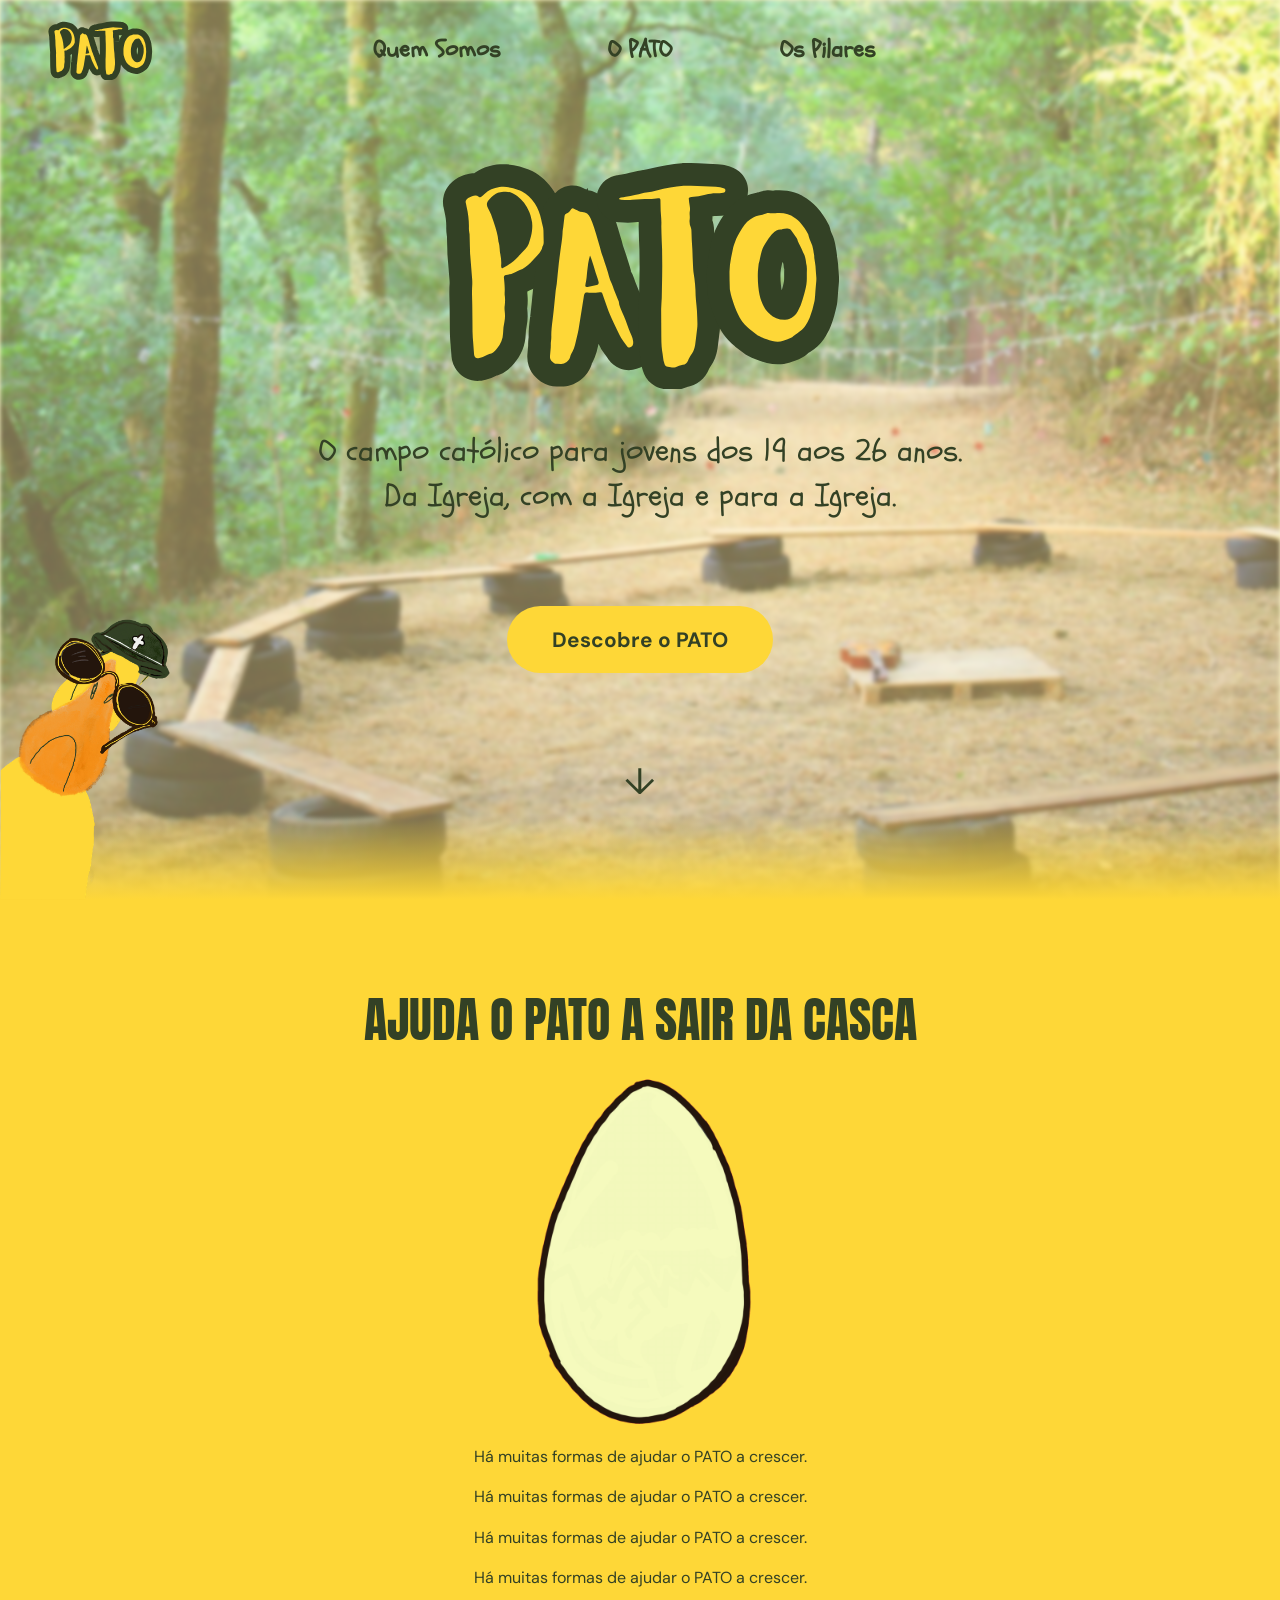
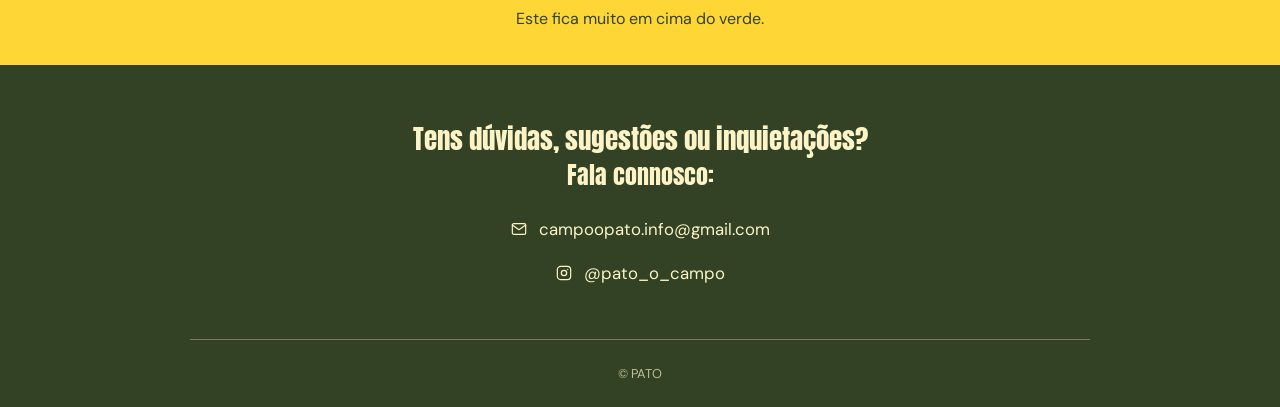
<file: v2/index.html>
<!DOCTYPE html>
<html lang="pt">

<head>
    <meta charset="UTF-8">
    <meta name="viewport" content="width=device-width, initial-scale=1.0">
   <title>PATO</title>
  <link rel="icon" type="image/png" href="assets/logo.png">
    <link rel="stylesheet" href="styles.css?v=2">
</head>

<body>

   
<header>
    <nav class="navbar">

        <!-- LOGÓTIPO DO MENU -->
       
<a href="index.html" class="logo">
    <img src="assets/pato-wordmark.svg" alt="PATO - Página inicial">
</a>


        <!-- LINKS DO MENU -->
        <ul class="nav-links">
            <li><a href="quem-somos.html">Quem Somos</a></li>
            <li><a href="o-pato.html">O PATO</a></li>
             <li><a href="pilares.html">Os Pilares</a></li>
           
        </ul>

    </nav>
</header>

<main>

    <!-- PRIMEIRA SECÇÃO -->
    <section class="hero">

        <!-- Fotografia de fundo -->
        <div class="hero-background"></div>

        <!-- Conteúdo principal -->
        <div class="hero-content">

            <img
                src="assets/pato-wordmark.svg"
                alt="PATO"
                class="hero-logo"
            >

            <p class="hero-description">
                O campo católico para jovens dos 19 aos 26 anos. 
            </p>
            <p class="hero-description">
               Da Igreja, com a Igreja e para a Igreja.
            </p>

        </div>

        <!-- Ilustrações dos patos -->
        <img
            src="assets/duck-peeking.png"
            alt=""
            class="hero-duck duck-left"
        >


        <!-- Botão e seta -->
        <div class="hero-bottom">

            <a href="o-pato.html" class="hero-button">
                Descobre o PATO
            </a>

            <a
                href="#ajudar"
                class="scroll-indicator"
                aria-label="Descer para a angariação de fundos"
            >
                ↓
            </a>

        </div>

    </section>


    <!-- ANGARIAÇÃO DE FUNDOS -->
    <section id="ajudar" class="fundraising">

        <h2>AJUDA O PATO A SAIR DA CASCA</h2>
<a href="o-pato.html#como-ajudar" class="egg-link">
     <img src="assets/ovo-1.png" alt="Ovo do PATO" class="ovo-animado" id="ovoAnimado">
</a>
        <p>
            Há muitas formas de ajudar o PATO a crescer.
        </p>
<p>
            Há muitas formas de ajudar o PATO a crescer.
        </p><p>
            Há muitas formas de ajudar o PATO a crescer.
        </p><p>
            Há muitas formas de ajudar o PATO a crescer.
        </p><p>
            Este fica muito em cima do verde.
        </p>
    </section>

</main>



    
<footer class="footer">

    <h2>Tens dúvidas, sugestões ou inquietações?</h2>

    <p class="footer-subtitle">Fala connosco:</p>

   
<div class="footer-contacts">

    <!-- EMAIL -->
    <a href="mailto:campoopato.info@gmail.com">

        <svg viewBox="0 0 24 24" fill="none"
             stroke="currentColor" stroke-width="1.8"
             stroke-linecap="round" stroke-linejoin="round"
             aria-hidden="true">
            <rect x="2" y="4" width="20" height="16" rx="2"/>
            <path d="M2 6l10 7 10-7"/>
        </svg>

        <span>campoopato.info@gmail.com</span>
    </a>

    <!-- INSTAGRAM -->
    <a href="https://www.instagram.com/pato_o_campo/"
       target="_blank"
       rel="noopener noreferrer">

        <svg viewBox="0 0 24 24" fill="none"
             stroke="currentColor" stroke-width="1.8"
             stroke-linecap="round" stroke-linejoin="round"
             aria-hidden="true">
            <rect x="2" y="2" width="20" height="20" rx="5"/>
            <circle cx="12" cy="12" r="4"/>
            <circle cx="17.5" cy="6.5" r="1" fill="currentColor" stroke="none"/>
        </svg>

        <span>@pato_o_campo</span>
    </a>

</div>


<div class="footer-divider"></div>

<p class="footer-bottom">© PATO</p>

</footer>


    <script src="script.js"></script>

</body>

</html>
</file>
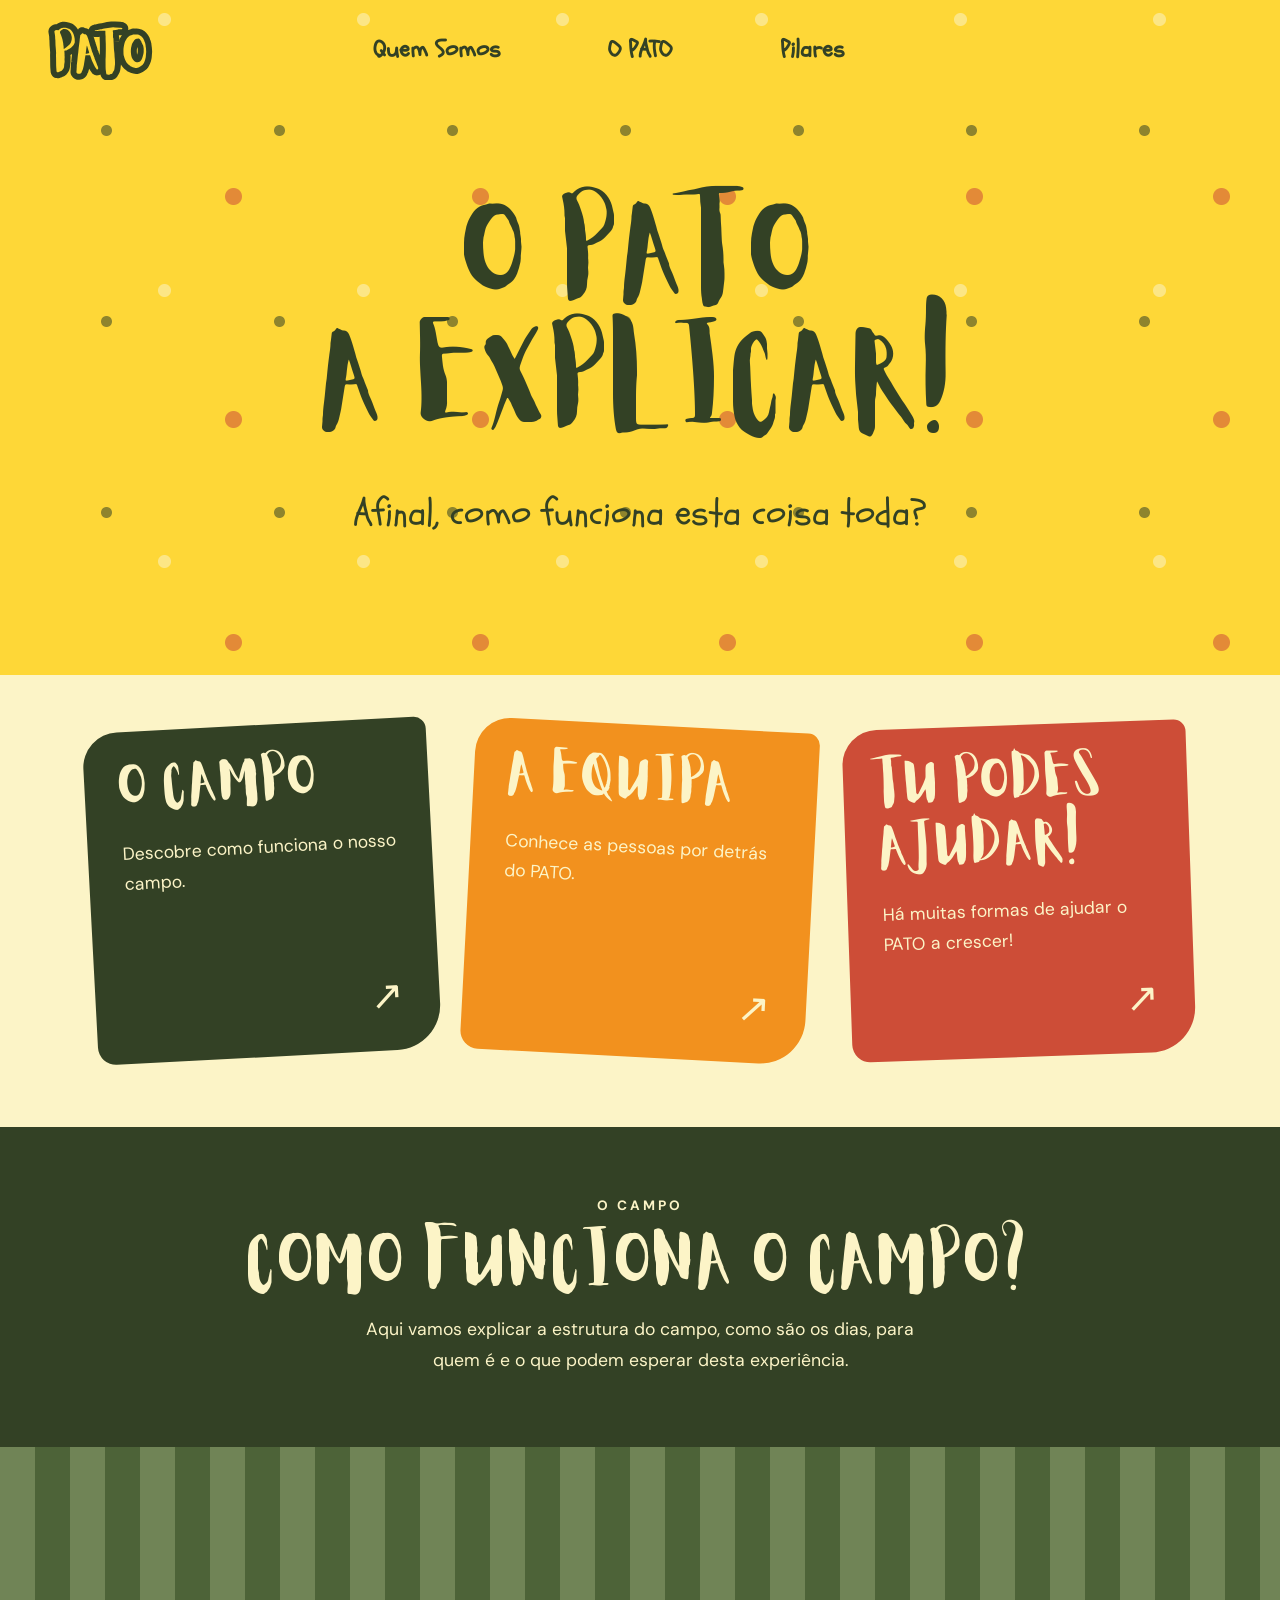
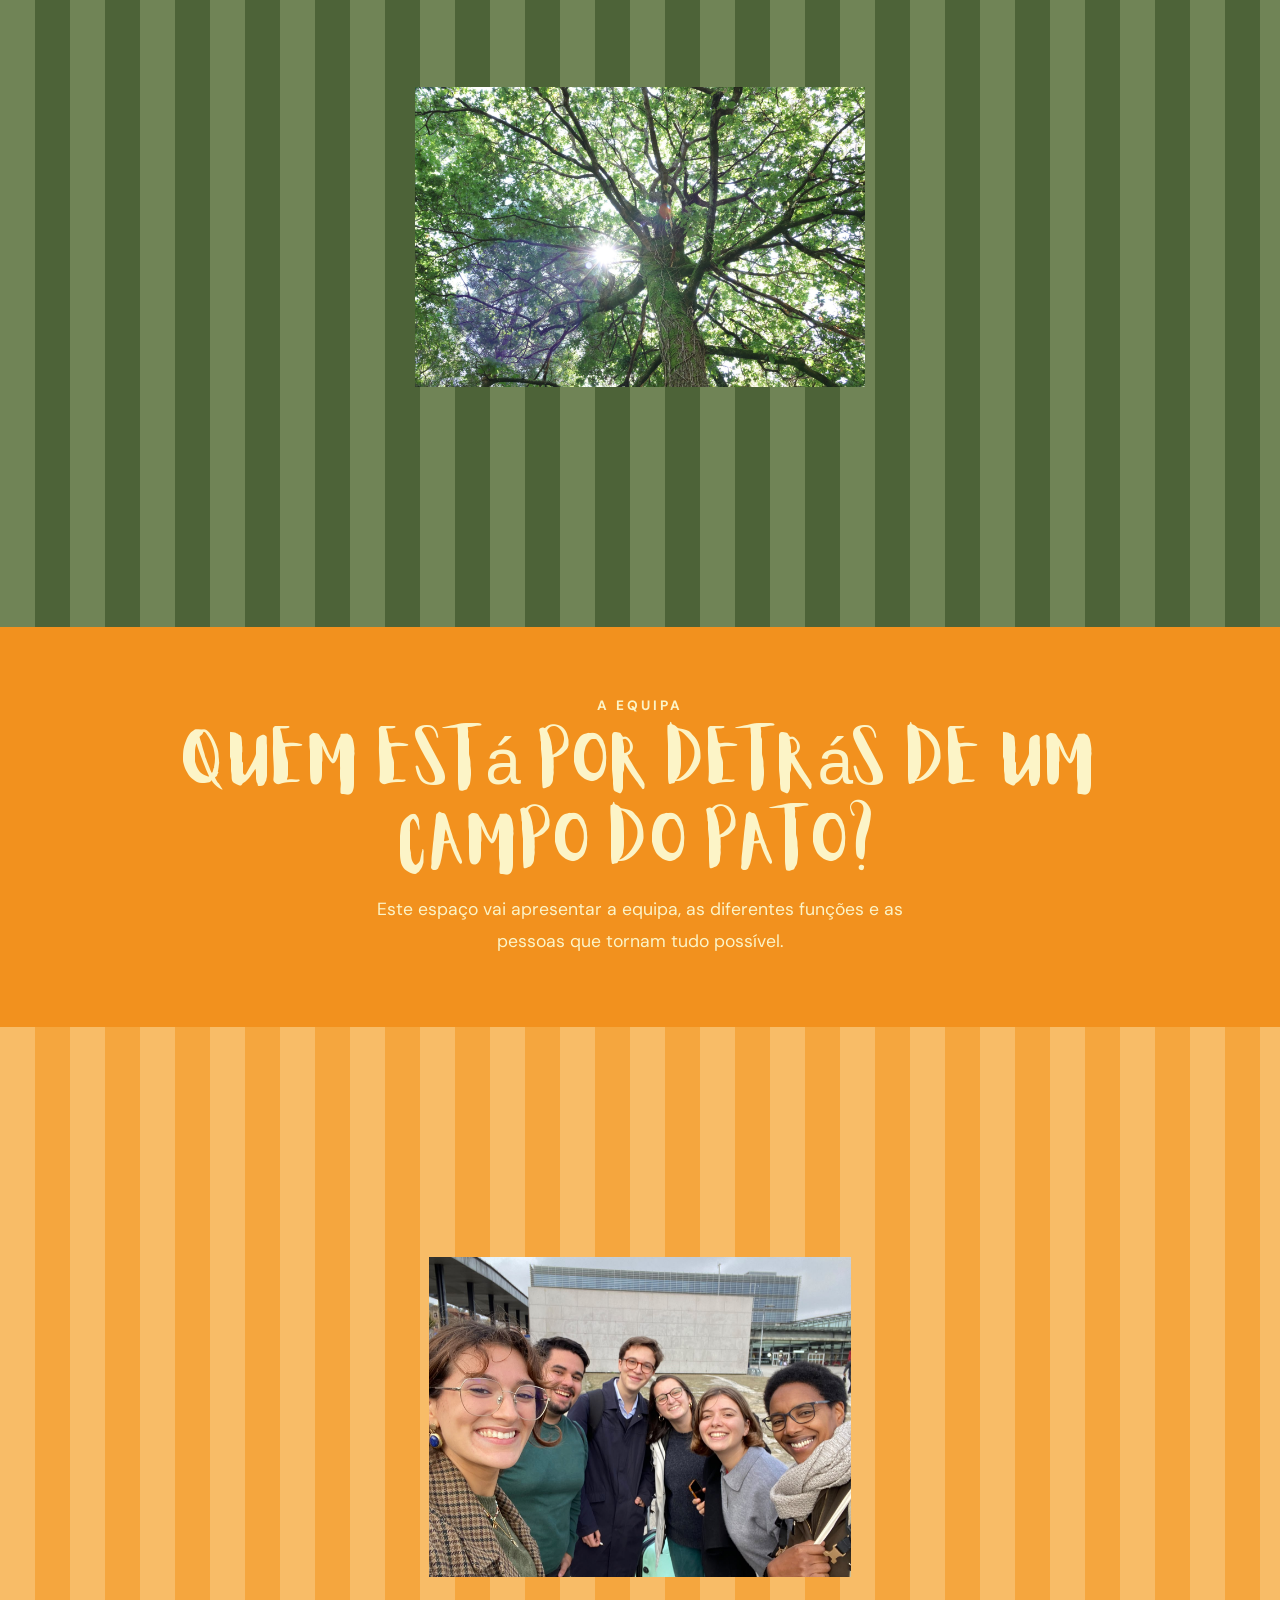
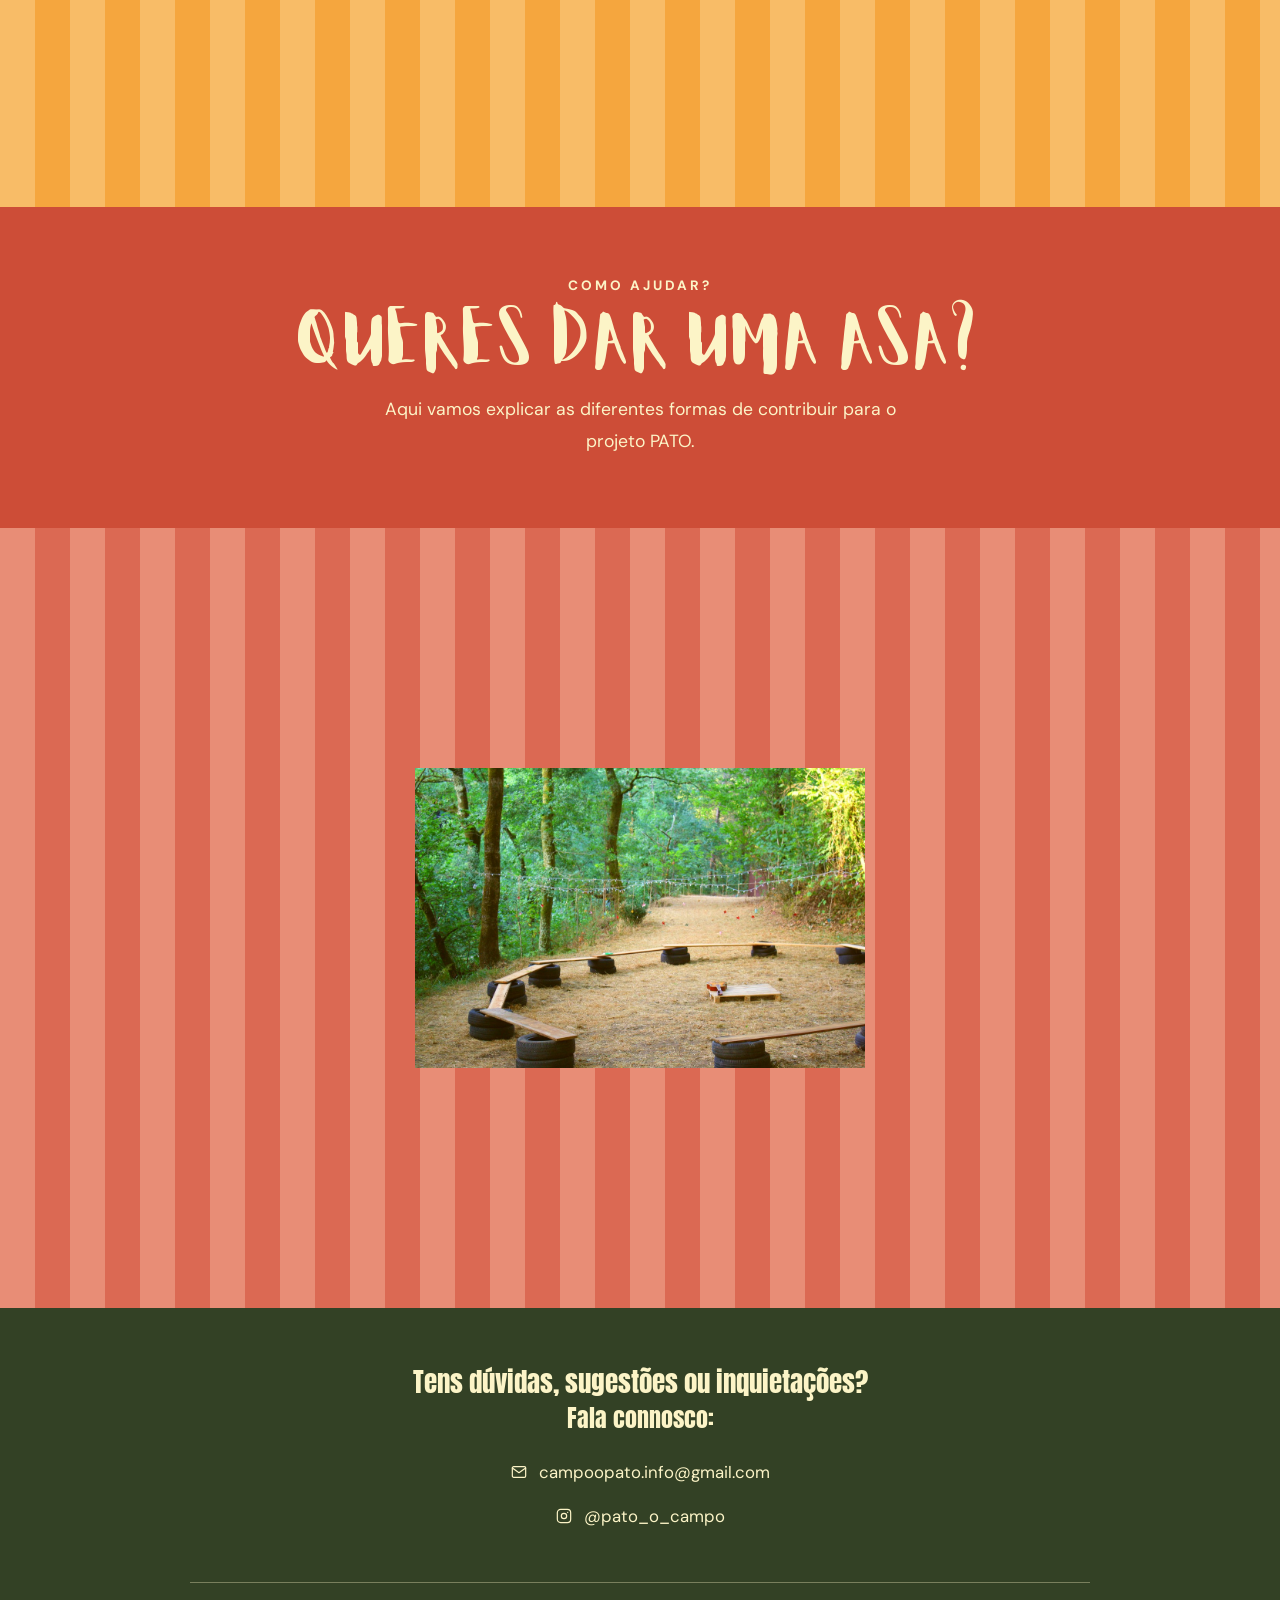
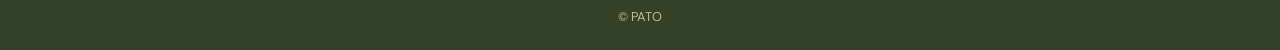
<file: v2/o-pato.html>
<!DOCTYPE html>
<html lang="pt">
<head>
    <meta charset="UTF-8">
    <meta name="viewport" content="width=device-width, initial-scale=1.0">
   <title>O PATO</title>
  <link rel="icon" type="image/png" href="assets/logo.png">
<link rel="stylesheet" href="styles.css">
</head>

<body class="pagina-o-pato">

    <header>
        <nav class="navbar">
            <a href="index.html" class="logo">
                <img src="assets/pato-wordmark.svg" alt="PATO - Início">
            </a>

            <ul class="nav-links">
                <li><a href="quem-somos.html">Quem Somos</a></li>
                 <li><a href="o-pato.html">O PATO</a></li>
                <li><a href="pilares.html">Pilares</a></li>
            </ul>
        </nav>
    </header>

   


<main class="explicar-v2">

    <!-- APRESENTAÇÃO -->
    <section class="explicar-abertura">
        <div class="explicar-bolinhas"></div>

        <h1>O PATO<br>A EXPLICAR!</h1>
        <p>Afinal, como funciona esta coisa toda?</p>
    </section>

    <!-- ESTRUTURA DO CAMPO -->
   
<section class="explicar-cartoes">

    <a href="#o-campo" class="explicar-cartao cartao-1">
    
        <h2>O campo</h2>
        <p>Descobre como funciona o nosso campo.</p>
        <span class="cartao-seta">↗</span>
    </a>

    <a href="#a-equipa" class="explicar-cartao cartao-2">
      
        <h2>A equipa</h2>
        <p>Conhece as pessoas por detrás do PATO.</p>
        <span class="cartao-seta">↗</span>
    </a>

    <a href="#como-ajudar" class="explicar-cartao cartao-3">
    
        <h2>Tu podes ajudar!</h2>
        <p>Há muitas formas de ajudar o PATO a crescer!</p>
        <span class="cartao-seta">↗</span>
    </a>

</section>

<!-- O CAMPO -->
<section id="o-campo" class="explicar-detalhe detalhe-campo">
    <div class="detalhe-texto">
        <span>O CAMPO</span>
        <h2>Como funciona o campo?</h2>
        <p>Aqui vamos explicar a estrutura do campo, como são os dias, para quem é e o que podem esperar desta experiência.</p>
    </div>
    <div class="detalhe-imagem">
        <img src="images/arvore.jpeg" alt="Fotografia do campo">
    </div>
</section>

<!-- A EQUIPA -->
<section id="a-equipa" class="explicar-detalhe detalhe-equipa">
    <div class="detalhe-texto">
        <span>A EQUIPA</span>
        <h2>Quem está por detrás de um campo do PATO?</h2>
        <p>Este espaço vai apresentar a equipa, as diferentes funções e as pessoas que tornam tudo possível.</p>
    </div>
    <div class="detalhe-imagem">
        <img src="images/equipa.jpeg" alt="Equipa do PATO">
    </div>
</section>

<!-- COMO AJUDAR -->
<section id="como-ajudar" class="explicar-detalhe detalhe-ajudar">
    <div class="detalhe-texto">
        <span>COMO AJUDAR?</span>
        <h2>Queres dar uma asa?</h2>
        <p>Aqui vamos explicar as diferentes formas de contribuir para o projeto PATO.</p>
   </div>
    <div class="detalhe-imagem">
        <img src="images/roda2.jpg" alt="Equipa do PATO">
    </div>
</section>


</main>


    <footer class="footer">

    <h2>Tens dúvidas, sugestões ou inquietações?</h2>

    <p class="footer-subtitle">Fala connosco:</p>

   
<div class="footer-contacts">

    <!-- EMAIL -->
    <a href="mailto:campoopato.info@gmail.com">

        <svg viewBox="0 0 24 24" fill="none"
             stroke="currentColor" stroke-width="1.8"
             stroke-linecap="round" stroke-linejoin="round"
             aria-hidden="true">
            <rect x="2" y="4" width="20" height="16" rx="2"/>
            <path d="M2 6l10 7 10-7"/>
        </svg>

        <span>campoopato.info@gmail.com</span>
    </a>

    <!-- INSTAGRAM -->
    <a href="https://www.instagram.com/pato_o_campo/"
       target="_blank"
       rel="noopener noreferrer">

        <svg viewBox="0 0 24 24" fill="none"
             stroke="currentColor" stroke-width="1.8"
             stroke-linecap="round" stroke-linejoin="round"
             aria-hidden="true">
            <rect x="2" y="2" width="20" height="20" rx="5"/>
            <circle cx="12" cy="12" r="4"/>
            <circle cx="17.5" cy="6.5" r="1" fill="currentColor" stroke="none"/>
        </svg>

        <span>@pato_o_campo</span>
    </a>

</div>

<div class="footer-divider"></div>

<p class="footer-bottom">© PATO</p>

</footer>

    <script src="script.js"></script>
</body>
</html>
</file>
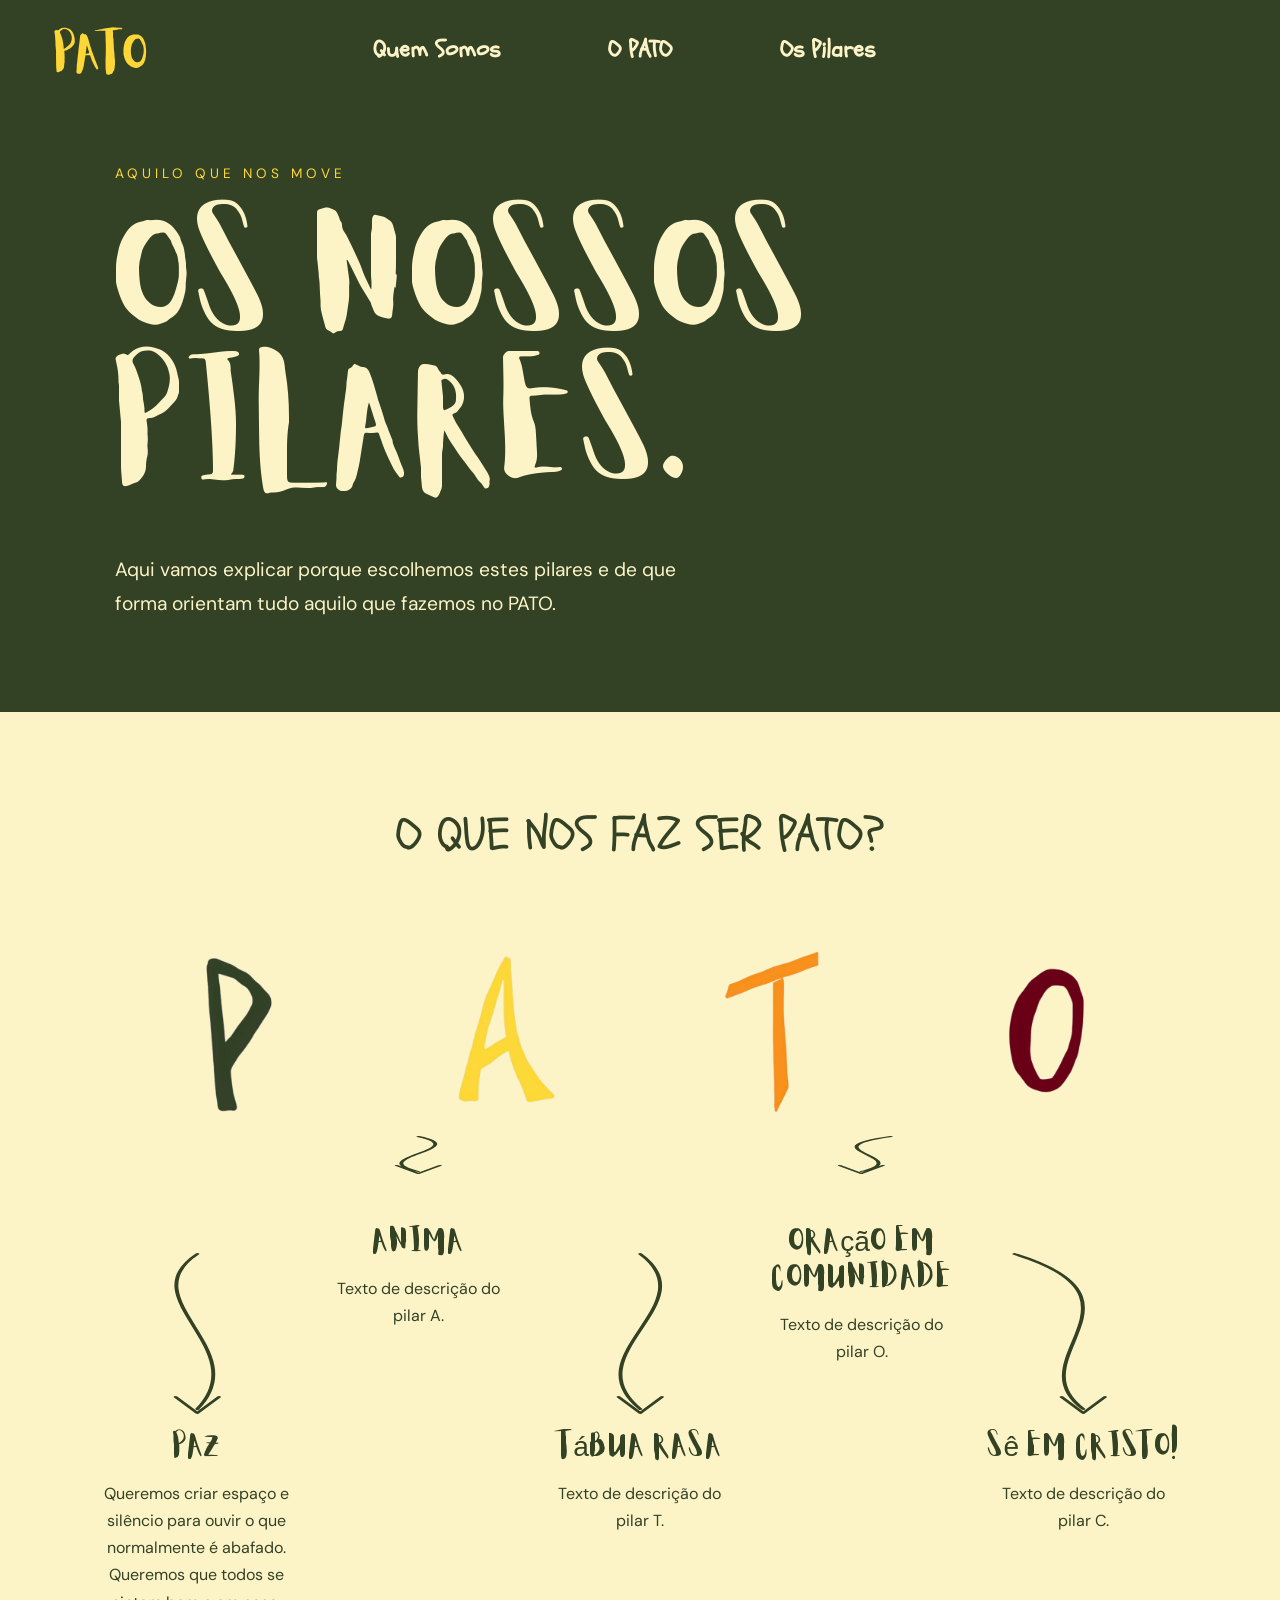
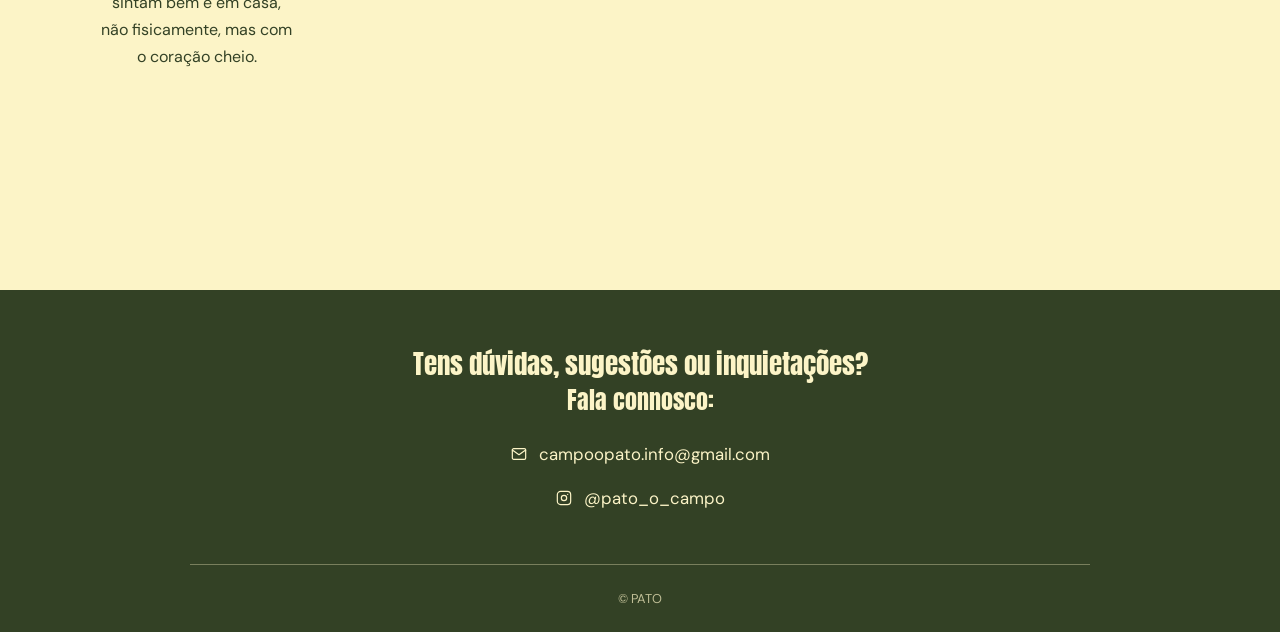
<file: v2/pilares.html>
<!DOCTYPE html>
<html lang="pt">
<head>
    <meta charset="UTF-8">
    <meta name="viewport" content="width=device-width, initial-scale=1.0">
   <title>O PATO</title>
  <link rel="icon" type="image/png" href="assets/logo.png">
<link rel="stylesheet" href="styles.css">
</head>

<body class="pagina-pilares">

    <!-- Copia para aqui o HEADER do index.html -->
    <header>
        <nav class="navbar">

            <a href="index.html" class="logo">
                <img src="assets/pato-wordmark.svg"
                     alt="PATO - Página inicial">
            </a>

            <ul class="nav-links">
                <li><a href="quem-somos.html">Quem Somos</a> </li>
                <li><a href="o-pato.html">O PATO</a></li>
                <li><a href="pilares.html">Os Pilares</a></li>
            </ul>

        </nav>
    </header>


<main class="pilares-v2">
    <section class="pilares-abertura">
        <span class="pilares-etiqueta">AQUILO QUE NOS MOVE</span>
        <h1>OS NOSSOS<br>PILARES.</h1>
        <p class="pilares-descricao">Aqui vamos explicar porque escolhemos estes pilares e de que forma orientam tudo aquilo que fazemos no PATO.</p>
    </section>

    <section class="pilares-letras">
        <h2>O QUE NOS FAZ SER PATO?</h2>


<div class="pilares-diagrama">

    <div class="pilares-letras-fila">
        <img src="assets/pilarP.png" alt="P" class="pilar-letra">
        <img src="assets/pilarA.png" alt="A" class="pilar-letra">
        <img src="assets/pilarT.png" alt="T" class="pilar-letra">

        <div class="pilar-o-wrap">
            <img src="assets/pilarO.png" alt="O" class="pilar-letra o-normal">
            <img src="assets/pilarC.png" alt="O com C" class="pilar-letra o-hover">
        </div>
    </div>

    <div class="pilares-textos">

        <div class="pilar-info info-p">
            <svg viewBox="0 0 100 180" preserveAspectRatio="none" aria-hidden="true"><path d="M50 5 C15 50 80 100 50 160 M39 148 L50 164 L61 148"/></svg>
            <h3>Paz</h3>
            <p>Queremos criar espaço e silêncio para ouvir o que normalmente é abafado. Queremos que todos se sintam bem e em casa, não fisicamente, mas com o coração cheio.</p>
        </div>

        <div class="pilar-info info-a">
            <svg viewBox="0 0 100 180" preserveAspectRatio="none" aria-hidden="true"><path d="M50 5 C80 30 20 48 50 75 M39 63 L50 79 L61 63"/></svg>
            <h3>Anima</h3>
            <p>Texto de descrição do pilar A.</p>
        </div>

        <div class="pilar-info info-t">
            <svg viewBox="0 0 100 180" preserveAspectRatio="none" aria-hidden="true"><path d="M50 5 C85 55 15 105 50 160 M39 148 L50 164 L61 148"/></svg>
            <h3>Tábua rasa</h3>
            <p>Texto de descrição do pilar T.</p>
        </div>

        <div class="pilar-info info-o">
            <svg viewBox="0 0 100 180" preserveAspectRatio="none" aria-hidden="true"><path d="M65 5 C20 30 80 48 50 75 M39 63 L50 79 L61 63"/></svg>
            <h3>Oração em comunidade</h3>
            <p>Texto de descrição do pilar O.</p>
        </div>

        <div class="pilar-info info-c">
            <svg viewBox="0 0 100 180" preserveAspectRatio="none" aria-hidden="true"><path d="M15 5 C90 50 15 110 50 160 M39 148 L50 164 L61 148"/></svg>
            <h3>Sê em Cristo!</h3>
            <p>Texto de descrição do pilar C.</p>
        </div>

    </div>

</div>


    </section>
</main>


 <footer class="footer">

    <h2>Tens dúvidas, sugestões ou inquietações?</h2>

    <p class="footer-subtitle">Fala connosco:</p>

   
    <div class="footer-contacts">

    <!-- EMAIL -->
    <a href="mailto:campoopato.info@gmail.com">

        <svg viewBox="0 0 24 24" fill="none"
             stroke="currentColor" stroke-width="1.8"
             stroke-linecap="round" stroke-linejoin="round"
             aria-hidden="true">
            <rect x="2" y="4" width="20" height="16" rx="2"/>
            <path d="M2 6l10 7 10-7"/>
        </svg>

        <span>campoopato.info@gmail.com</span>
    </a>

    <!-- INSTAGRAM -->
     <a href="https://www.instagram.com/pato_o_campo/"
       target="_blank"
       rel="noopener noreferrer">

        <svg viewBox="0 0 24 24" fill="none"
             stroke="currentColor" stroke-width="1.8"
             stroke-linecap="round" stroke-linejoin="round"
             aria-hidden="true">
            <rect x="2" y="2" width="20" height="20" rx="5"/>
            <circle cx="12" cy="12" r="4"/>
            <circle cx="17.5" cy="6.5" r="1" fill="currentColor" stroke="none"/>
        </svg>

        <span>@pato_o_campo</span>
     </a>

        </div>


        <div class="footer-divider"></div>

        <p class="footer-bottom">© PATO</p>

</footer>


    <script src="script.js"></script>
</body>
</html>
</file>
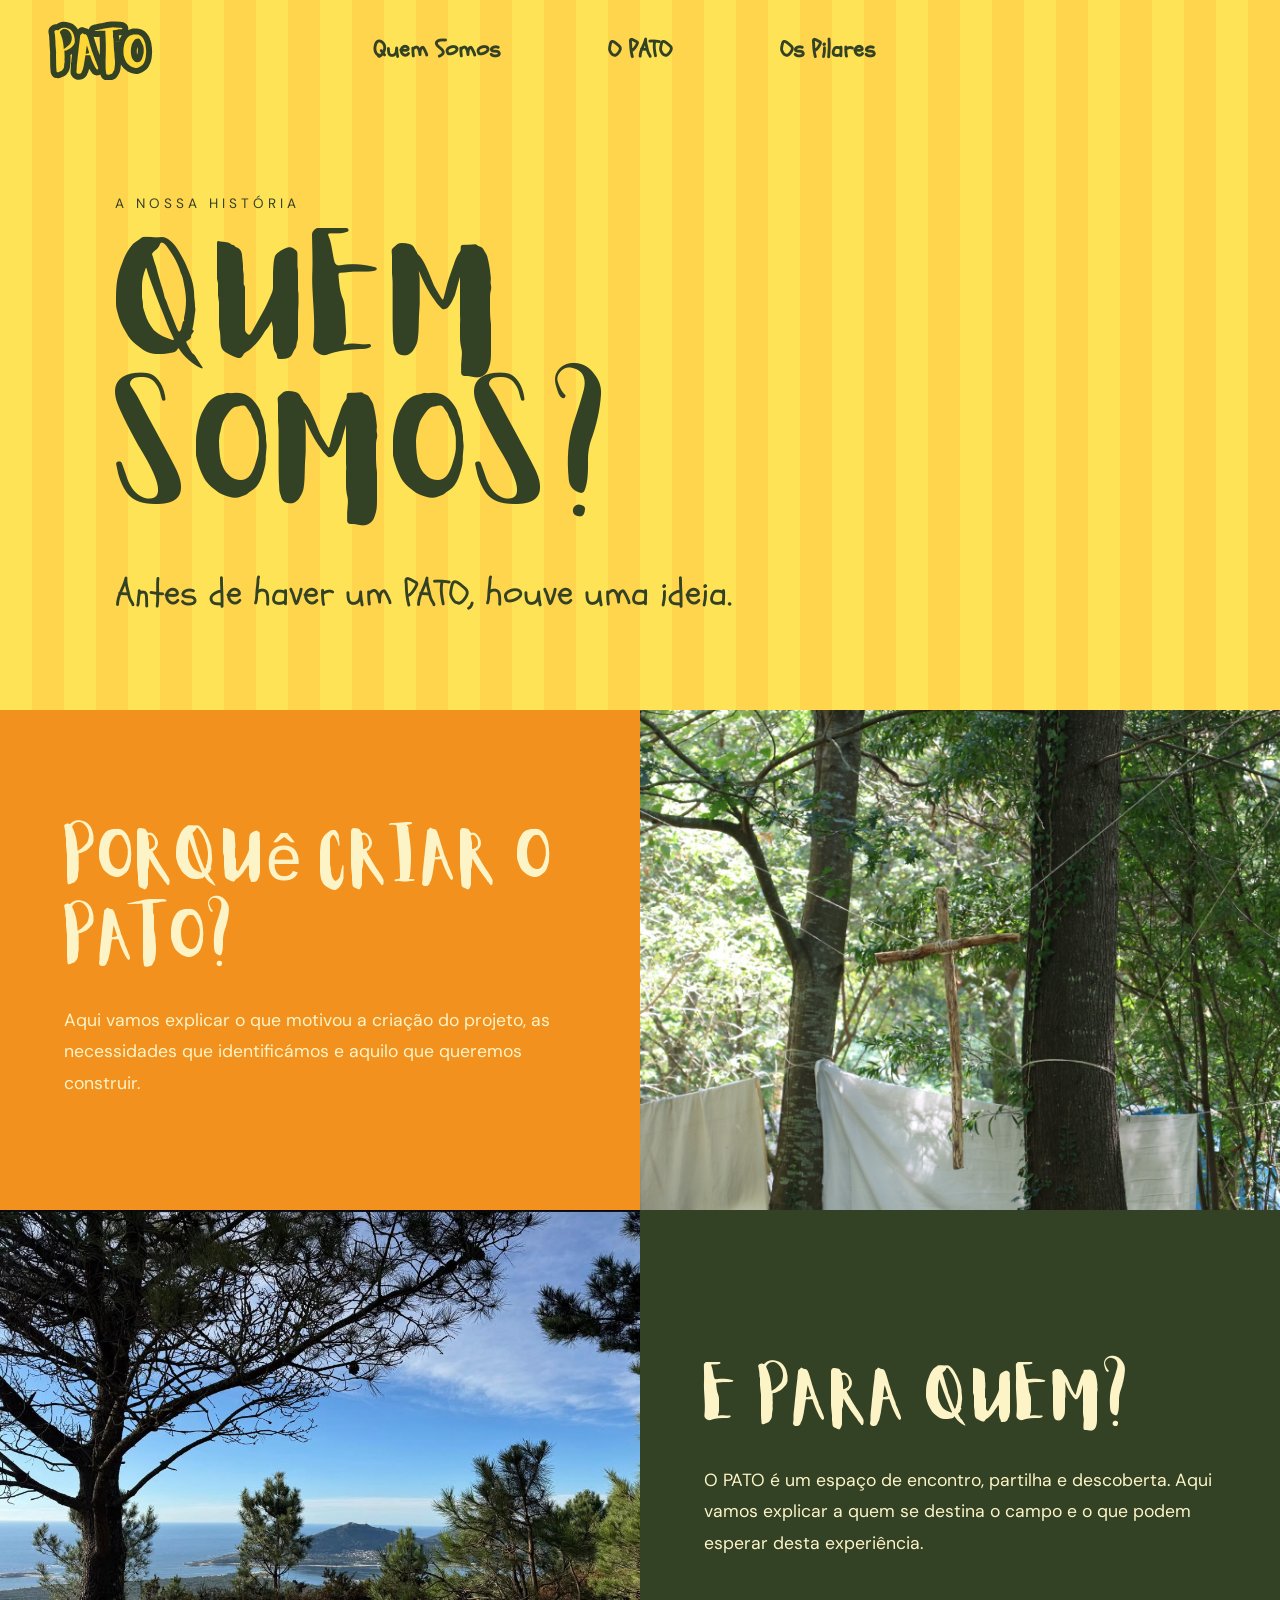
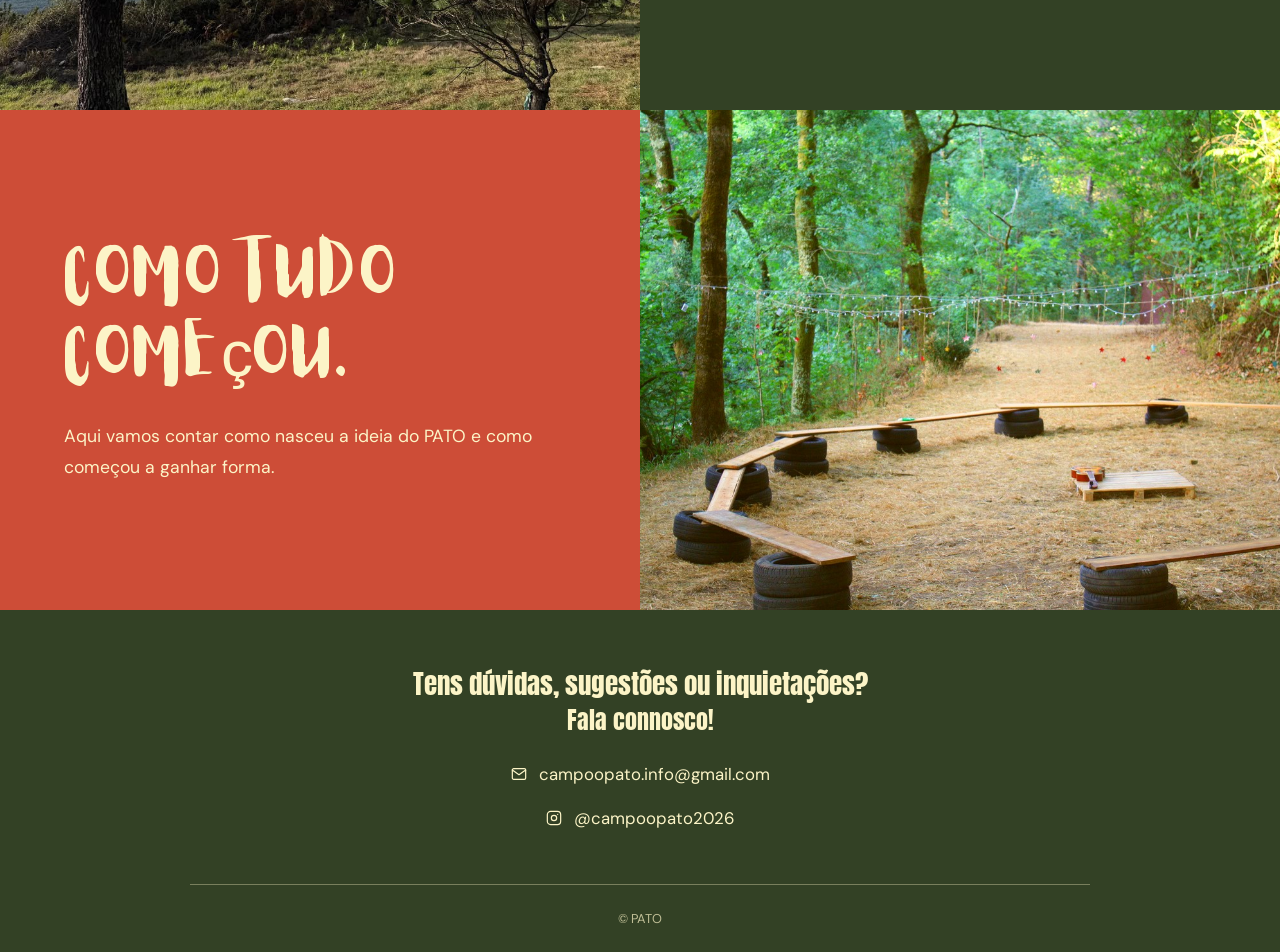
<file: v2/quem-somos.html>
<!DOCTYPE html>
<html lang="pt">

<head>
    <meta charset="UTF-8">
    <meta name="viewport"
          content="width=device-width, initial-scale=1.0">

    <title>Quem Somos | PATO</title>
  <link rel="icon" type="image/png" href="assets/logo.png">
    <link rel="stylesheet" href="styles.css">
</head>

<body class="pagina-quem-somos">

    <!-- MENU -->
    <header>
        <nav class="navbar">

            <a href="index.html" class="logo">
                <img src="assets/pato-wordmark.svg"
                     alt="PATO - Página inicial">
            </a>

            <ul class="nav-links">
                <li><a href="quem-somos.html">Quem Somos</a> </li>
                <li><a href="o-pato.html">O PATO</a></li>
                <li><a href="pilares.html">Os Pilares</a></li>
            </ul>

        </nav>
    </header>



<main class="quem-v2">

    <section class="quem-abertura">
        <div class="quem-riscas"></div>
        <div class="quem-cabecalho">
            <span class="quem-etiqueta">A NOSSA HISTÓRIA</span>
            <h1>QUEM<br>SOMOS?</h1>
            <p>Antes de haver um PATO, houve uma ideia.</p>
        </div>
    </section>
 
<section class="quem-razao">
    <div class="quem-razao-texto">
        <h2>Porquê criar o PATO?</h2> 
        <p>Aqui vamos explicar o que motivou a criação do projeto, as necessidades que identificámos e aquilo que queremos construir.</p>
    </div>
    <div class="quem-razao-foto">
       
        <img src="images/cruz.jpeg" alt="Fotografia do projeto">
    </div>
</section>

<section class="quem-publico">
    <div class="quem-publico-texto">
        <h2>E para quem?</h2>
        <p>O PATO é um espaço de encontro, partilha e descoberta. Aqui vamos explicar a quem se destina o campo e o que podem esperar desta experiência.</p>
    </div>
    <div class="quem-publico-foto">
            <img src="images/paisagem.jpeg" alt="Participantes do PATO">
    </div>
</section>

<section class="quem-historia">
    <div class="quem-historia-texto">
        <h2>Como tudo começou.</h2>      
        <p>Aqui vamos contar como nasceu a ideia do PATO e como começou a ganhar forma.</p>
    </div>
    <div class="quem-historia-foto">
  
       
        <img src="images/roda2.jpg" alt="História do PATO">
    </div>
</section>

</main>

    <!-- CONTACTOS -->
    <footer class="footer">

        <h2>
            Tens dúvidas, sugestões ou inquietações?
        </h2>

        <p class="footer-subtitle">Fala connosco!</p>

        <div class="footer-contacts">

            <a href="mailto:campoopato.info@gmail.com">
                <svg viewBox="0 0 24 24" fill="none"
                     stroke="currentColor" stroke-width="1.8"
                     stroke-linecap="round" stroke-linejoin="round"
                     aria-hidden="true">
                    <rect x="2" y="4" width="20"
                          height="16" rx="2"/>
                    <path d="M2 6l10 7 10-7"/>
                </svg>
                <span>campoopato.info@gmail.com</span>
            </a>

            <a href="https://www.instagram.com/campoopato2026/"
               target="_blank"
               rel="noopener noreferrer">

                <svg viewBox="0 0 24 24" fill="none"
                     stroke="currentColor" stroke-width="1.8"
                     stroke-linecap="round" stroke-linejoin="round"
                     aria-hidden="true">
                    <rect x="2" y="2" width="20"
                          height="20" rx="5"/>
                    <circle cx="12" cy="12" r="4"/>
                    <circle cx="17.5" cy="6.5" r="1"
                            fill="currentColor" stroke="none"/>
                </svg>

                <span>@campoopato2026</span>
            </a>

        </div>

        <div class="footer-divider"></div>

        <p class="footer-bottom">© PATO</p>

    </footer>

    <script src="script.js"></script>

</body>
</html>
</file>
<file: v2/styles.css>
/* FONTES */
@font-face { font-family: "Aloja"; src: url("./fonts/aloja-light.woff") format("woff"); font-weight: 300; font-style: normal; }
@font-face { font-family: "Anton"; src: url("./fonts/anton.ttf") format("truetype"); }
@font-face { font-family: "Schoolbell"; src: url("./fonts/schoolbell.ttf") format("truetype"); }
@font-face { font-family: "DMSans"; src: url("./fonts/dm-sans-regular.ttf") format("truetype"); font-weight: 400; }
@font-face { font-family: "DMSans"; src: url("./fonts/dm-sans-bold.ttf") format("truetype"); font-weight: 700; }

/* FONTES, CORES, ESTILOS GERAIS, MENU E HOMEPAGE */
:root { --verde-pato: #334125; --amarelo-pato: #FED737; --creme-pato: #FCF4C7; --laranja-pato: #F2911E; --vermelho-pato: #CD4D37; --bege-pato: #fad3a9}
* { margin: 0; padding: 0; box-sizing: border-box; }
html { scroll-behavior: smooth; }
body { font-family: "DMSans", Arial, sans-serif; background-color: var(--creme-pato); color: var(--verde-pato); }
h1, h2, h3 { font-family: "Anton", sans-serif; font-weight: normal; }
.handwritten { font-family: "Schoolbell", cursive; }

/* CABEÇALHO E MENU */
header{position:absolute;top:0;left:0;width:100%;z-index:100;background:transparent}
.navbar{position:relative;width:100%;height:100px;display:flex;align-items:center;justify-content:center;padding:10px 40px}
.logo{position:absolute;left:45px;top:50%;transform:translateY(-50%);display:flex;align-items:center;text-decoration:none;z-index:5}
.logo img{display:block;width:auto;max-width:110px;max-height:65px;object-fit:contain}
.nav-links{position:absolute;left:50%;transform:translateX(-50%);display:grid;grid-template-columns:170px 170px 170px;column-gap:55px;align-items:center;list-style:none;margin:0;padding:0}
.nav-links li:first-child{justify-self:end}
.nav-links li:nth-child(2){justify-self:center}
.nav-links li:last-child{justify-self:start}
.nav-links a{font-family:"Schoolbell",cursive;font-size:1.5rem;font-weight:700;text-decoration:none;color:var(--verde-pato);white-space:nowrap;transition:color .2s ease}
.nav-links a:hover{color:var(--creme-pato)}
.hero { position: relative; min-height: 100vh; width: 100%; overflow: hidden; display: flex; flex-direction: column; align-items: center; padding: 115px 24px 20px; background-color: var(--creme-pato); }
.hero-background { position: absolute; inset: 0px; z-index: 0; background-image: linear-gradient(
            rgba(252, 244, 199, 0.40),
            rgba(252, 244, 199, 0.40)
        ),
        url("images/roda2.jpg"); background-size: cover; background-position: center;filter: blur(2px); }
.hero-content { position: relative; z-index: 2; width: 100%; max-width: 850px; text-align: center; }
.hero-logo { display: block; width: min(60vw, 420px); max-height: 240px; height: auto; object-fit: contain; margin: 0 auto 45px;transform:translateY(40px) }
.hero p{transform:translateY(35px)}
.hero-description { font-family: "Schoolbell", cursive; font-size: clamp(1.4rem, 3vw, 2rem); line-height: 1.4; color: var(--verde-pato); }
.hero-duck { position: absolute; z-index: 2; height: auto; pointer-events: none; }
.duck-left { width: 170px; left: 0; bottom: 0; top: auto; }
.hero-bottom{position:relative;z-index:3;margin-top:auto;padding-top:35px;display:flex;flex-direction:column;align-items:center;gap:20px}
.scroll-indicator{display:block;font-size:2.3rem;line-height:4;color:var(--verde-pato);text-decoration:none;margin-top:40px;transform:translateY(-25px)}
.hero-button { display: inline-block; padding: 20px 45px; background-color: var(--amarelo-pato); color: var(--verde-pato); font-family: "DMSans", sans-serif; font-size: 1.3rem; font-weight: 700; text-decoration: none; border-radius: 40px; transition: transform 0.2s ease,
                background-color 0.2s ease; margin-top:35px}
.hero-button:hover { transform: scale(1.05); background-color: var(--laranja-pato); }
.hero::after { content: ""; position: absolute; bottom: 0; left: 0; width: 100%; height: 85px; background: linear-gradient(
        to bottom,
        transparent,
        var(--amarelo-pato)
    ); pointer-events: none; z-index: 1; }
.fundraising { width: 100%; min-height: 85vh; background-color: var(--amarelo-pato); display: flex; flex-direction: column; align-items: center; justify-content: flex-start; text-align: center; gap: 8px; scroll-margin-top: 25px; }
.fundraising h2 { font-family: "Anton", sans-serif; font-size: clamp(2rem, 8vw, 3rem); line-height: 5; max-width: 850px; }
.egg-illustration { width: min(35vw, 190px); height: auto; object-fit: contain; cursor: pointer; margin-top: -60px; transition: transform 0.3s ease; }
@keyframes abanar-ovo { 0%, 100% { transform: rotate(-8deg); } 50% { transform: rotate(8deg); } }
.egg-illustration:hover { animation: abanar-ovo 0.3s ease-in-out infinite; }
.fundraising p { font-family: "DMSans", sans-serif; font-size: 1rem; max-width: 600px; line-height: 1.4; margin-top: 10px}
.egg-link{display:inline-block;position:relative;z-index:10;cursor:pointer}
.fundraising p{transform:translateY(-20px)}
.fundraising p:first-of-type{transform:translateY(20)}
.ovo-animado{display:block;width:min(75vw,400px);height:auto;object-fit:contain;transform-origin:center bottom;cursor:pointer; margin-top:-100px;}
.ovo-animado:hover{animation:ovoAbanar .85s ease-in-out infinite}
@keyframes ovoAbanar{0%,100%{transform:rotate(-5deg)}50%{transform:rotate(5deg)}}
@media(prefers-reduced-motion:reduce){.ovo-animado:hover{animation:none}}

/* TELEMÓVEIS — regras finais do CSS original, sem duplicações */
@media (max-width: 700px) {
.navbar { min-height: 105px; padding: 10px 15px; flex-direction: column; justify-content: flex-end; gap: 8px; }
.logo { position: absolute; left: 15px; top: 15px; transform: none; }
.logo img { max-height: 38px; }
.nav-links { gap: 18px; flex-wrap: wrap; justify-content: center; }
.nav-links a { font-size: 1.1rem; }
.hero { min-height: 85svh; position: relative; display: flex; flex-direction: column; justify-content: flex-start; align-items: center; text-align: center; padding: 145px 24px 110px; background-color: var(--creme-pato); }
.hero h1 { font-size: clamp(4.5rem, 18vw, 7rem); }
.hero-logo { width: min(75vw, 350px); margin-bottom: 35px; }
.hero-duck { width: 90px; }
.duck-left { width: 100px; left: 0; bottom: 0; top: auto; }
.hero-bottom { padding-top: 35px; }
.fundraising { padding: 65px 20px 80px; width: 100%; max-width: none; margin: 0; }
.egg-illustration { width: min(75vw, 300px); }
body { overflow-x: hidden; }
}

/* RODAPÉ */
.footer { width: 100%; background-color: var(--verde-pato); color: var(--creme-pato); padding: 60px 15px 25px; text-align: center; }
.footer h2 { font-family: "Anton", sans-serif; font-weight: 150; font-size: clamp(1.7rem, 4vw, 1.5rem); line-height: 1; margin-bottom: 5px; }
.footer-subtitle { font-family: "Anton", cursive; font-size: 1.5rem; margin-bottom: 25px; }
.footer-contacts { display: flex; flex-direction: column; align-items: center; gap: 22px; margin-bottom: 55px; }
.footer-contacts a { display: flex; align-items: center; justify-content: center; gap: 12px; font-family: "DMSans", sans-serif; font-size: 1.05rem; color: var(--creme-pato); text-decoration: none; overflow-wrap: anywhere; transition: color 0.2s ease; }
.footer-contacts svg { width: 16px; height: 16px; flex-shrink: 0; }
.footer-contacts a:hover { color: var(--amarelo-pato); }
.footer-bottom { font-family: "DMSans", sans-serif; font-size: 0.8rem; opacity: 0.7; }
.footer-divider { width: min(100%, 900px); height: 1px; background-color: var(--creme-pato); opacity: 0.35; margin: 0 auto 25px; }


/* QUEM SOMOS — ABERTURA */
.quem-v2{color:var(--verde-pato)}
.quem-abertura{display:flex;flex-direction:column;background:repeating-linear-gradient(90deg,#ffe356 0 32px,#ffd54e 32px 64px)}
.quem-riscas{display:block;width:100%;height:105px;background:repeating-linear-gradient(90deg,#ffe356 0 32px,#ffd54e 32px 64px)}

.quem-cabecalho{min-height:65vh;padding:90px 9%;display:flex;flex-direction:column;align-items:flex-start;justify-content:center}
.quem-etiqueta{font-family:"DMSans",sans-serif;font-size:.85rem;letter-spacing:4px;margin-bottom:25px}
.quem-cabecalho h1{font-family:"Aloja",sans-serif;font-size:clamp(4.5rem,11vw,10rem);line-height:1.05;font-weight:300}
.quem-cabecalho p{margin-top:35px;font-family:"Schoolbell",cursive;font-size:clamp(1.5rem,3vw,2.3rem)}
.pagina-quem-somos .nav-links a{color:var(--verde-pato)}
.pagina-quem-somos .nav-links a:hover{color:var(--creme-pato)}

/* QUEM SOMOS — ESTRUTURA DOS BLOCOS */
.quem-razao,.quem-publico,.quem-historia{display:grid;grid-template-columns:repeat(2,minmax(0,1fr));min-height:500px}
.quem-razao-texto,.quem-publico-texto,.quem-historia-texto{padding:90px 10%;display:flex;flex-direction:column;justify-content:center;align-items:flex-start;gap:25px}
.quem-razao-texto,.quem-historia-texto{grid-column:1;grid-row:1}
.quem-razao-foto,.quem-historia-foto{grid-column:2;grid-row:1}
.quem-publico-foto{grid-column:1;grid-row:1}
.quem-publico-texto{grid-column:2;grid-row:1}

/* QUEM SOMOS — BLOCOS COLORIDOS */
.quem-razao-texto{background:var(--laranja-pato);color:var(--creme-pato)}
.quem-publico-texto{background:var(--verde-pato);color:var(--creme-pato)}
.quem-historia-texto{background:var(--vermelho-pato);color:var(--creme-pato)}
.quem-razao h2,.quem-publico h2,.quem-historia h2{font-family:"Aloja",sans-serif;font-size:clamp(2.5rem,5vw,4.5rem);font-weight:300}
.quem-razao-texto p,.quem-publico-texto p,.quem-historia-texto p{font-family:"DMSans",sans-serif;font-size:1.1rem;line-height:1.8}

/* QUEM SOMOS — RISCAS E FOTOGRAFIAS */
.quem-razao-foto,.quem-publico-foto,.quem-historia-foto{min-height:500px;padding:0;position:relative;overflow:hidden}
.quem-razao-foto,.quem-publico-foto, .quem-historia-foto{background:repeating-linear-gradient(90deg,#ffe356 0 32px,#ffd54e 32px 64px)}
.quem-razao-foto img,.quem-publico-foto img,.quem-historia-foto img{display:block;width:100%;height:100%;max-height:none;object-fit:cover;border-radius:0}

/*
.quem-razao-foto,.quem-publico-foto,.quem-historia-foto{min-height:500px;padding:50px;position:relative;overflow:hidden;display:flex;align-items:stretch}
.quem-razao-foto img,.quem-publico-foto img,.quem-historia-foto img{position:relative;inset:auto;display:block;width:100%;height:100%;max-height:none;object-fit:cover;border-radius:0;flex:1;min-height:0}
*/

/* QUEM SOMOS — TELEMÓVEIS */
@media(max-width:850px){
.quem-riscas{height:85px}
.quem-cabecalho{min-height:55vh;padding:70px 8%}
.quem-razao,.quem-publico,.quem-historia{grid-template-columns:1fr}
.quem-razao-texto,.quem-publico-texto,.quem-historia-texto,.quem-razao-foto,.quem-publico-foto,.quem-historia-foto{grid-column:1;grid-row:auto}
.quem-razao-texto,.quem-publico-texto,.quem-historia-texto{padding:65px 8%}
.quem-razao-foto,.quem-publico-foto,.quem-historia-foto{min-height:320px}
}

/* PILARES */
.pilares-v2 { background: var(--verde-pato); color: var(--creme-pato); }
.pilares-abertura { min-height: 70vh; padding: 165px 9% 90px; display: flex; flex-direction: column; align-items: flex-start; justify-content: center; }
.pilares-etiqueta { font-family: DMSans, sans-serif; letter-spacing: 4px; font-size: .85rem; color: var(--amarelo-pato); margin-bottom: 30px; }
.pilares-abertura h1 { font-family: Aloja, sans-serif; font-size: clamp(4.5rem, 11vw, 10rem); font-weight: 300; line-height: 1.05; text-align: left; }
.pilares-descricao { font-family: DMSans, sans-serif; font-size: 1.2rem; line-height: 1.8; max-width: 600px; margin-top: 45px; }
.pilares-letras { padding: 90px 5% 120px; background: var(--creme-pato); color: var(--verde-pato); text-align: center; }
.pilares-letras > h2 { font-family: Schoolbell, cursive; font-size: clamp(1.8rem, 4vw, 3rem); margin-bottom: 70px; }


/* PILARES — QUATRO LETRAS */
.pilares-diagrama{width:100%;max-width:1600px;margin:50px auto 100px;padding:0 3%}
.pilares-letras-fila{display:grid;grid-template-columns:repeat(4,minmax(0,1fr));align-items:center;justify-items:center;gap:20px}
.pilar-letra{display:block;width:100%;max-width:190px;height:190px;object-fit:contain}
.pilar-o-wrap{position:relative;width:190px;max-width:100%;height:190px}
.pilar-o-wrap .pilar-letra{position:absolute;inset:0}
.o-normal{opacity:1;transition:opacity .2s ease}
.o-hover{opacity:0;transition:opacity .2s ease}
.pilares-diagrama:has(.pilar-o-wrap:hover,.info-c:hover) .o-normal{opacity:0}
.pilares-diagrama:has(.pilar-o-wrap:hover,.info-c:hover) .o-hover{opacity:1}

/* PILARES — CINCO TEXTOS INDEPENDENTES */
.pilares-textos{display:grid;grid-template-columns:repeat(5,minmax(0,1fr));gap:25px;align-items:start;margin-top:5px}
.pilar-info{width:100%;max-width:none;text-align:center;color:var(--verde-pato)}
.pilar-info svg{display:block;width:100%;height:180px;overflow:visible}
.pilar-info svg path{fill:none;stroke:var(--verde-pato);stroke-width:2;stroke-linecap:round;stroke-linejoin:round}
.pilar-info h3{font-family:"Aloja",sans-serif;font-size:clamp(1.5rem,2.2vw,2.2rem);font-weight:300;margin-bottom:15px}
.pilar-info p{font-family:"DMSans",sans-serif;font-size:1rem;line-height:1.7}

/* ALTURAS DESENCONTRADAS */
.info-a,.info-o{padding-top:0}
.info-p,.info-t,.info-c{padding-top:115px}
.info-a svg,.info-o svg{height:90px}
.info-p svg,.info-t svg,.info-c svg{height:180px}

/* TELEMÓVEIS */
@media(max-width:750px){
.pilares-letras-fila{gap:10px}
.pilar-letra,.pilar-o-wrap{height:100px;max-width:100px}
.pilares-textos{grid-template-columns:repeat(2,minmax(0,1fr));gap:35px 20px}
.pilar-info{padding-top:0}
.pilar-info svg{height:90px}
}

/* O PATO A EXPLICAR — BOLINHAS */
.pagina-o-pato header{position:absolute;background:transparent;box-shadow:none}
.explicar-v2{background:var(--amarelo-pato);overflow:hidden}
.explicar-abertura{position:relative;min-height:75vh;padding:160px 12% 100px;display:flex;flex-direction:column;align-items:center;justify-content:center;text-align:center;overflow:hidden}
.explicar-bolinhas{position:absolute;inset:0;pointer-events:none;background-image:radial-gradient(circle,var(--verde-pato) 5px,transparent 6px),radial-gradient(circle,var(--vermelho-pato) 8px,transparent 9px),radial-gradient(circle,var(--creme-pato) 6px,transparent 7px);background-size:173px 191px,247px 223px,199px 271px;background-position:20px 35px,110px 85px,65px 155px;opacity:.55}
.explicar-abertura h1{position:relative;z-index:1;font-family:"Aloja",sans-serif;font-size:clamp(4rem,9vw,8rem);font-weight:300;line-height:1.1}
.explicar-abertura p{position:relative;z-index:1;font-family:"Schoolbell",cursive;font-size:clamp(1.5rem,3vw,2.3rem);margin-top:40px}

/* O PATO — CARTÕES */
.explicar-cartoes{display:grid;grid-template-columns:repeat(3,minmax(0,1fr));gap:35px;padding:50px 7% 70px;background:var(--creme-pato)}
.explicar-cartao{min-height:230px;padding:25px 35px;border-radius:35px 12px 45px 18px;display:flex;flex-direction:column;align-items:flex-start;justify-content:center;gap:20px;text-decoration:none;position:relative;cursor:pointer;transition:transform .25s ease}
.cartao-1{background:var(--verde-pato);color:var(--creme-pato);transform:rotate(-3deg)}
.cartao-2{background:var(--laranja-pato);color:var(--creme-pato);transform:rotate(3deg)}
.cartao-3{background:var(--vermelho-pato);color:var(--creme-pato);transform:rotate(-2deg)}
.explicar-cartao:hover{transform:rotate(0deg) translateY(-8px)}
.cartao-numero{font-family:"Schoolbell",cursive;font-size:2rem}
.explicar-cartao h2{font-family:"Aloja",sans-serif;font-size:clamp(2.4rem,4vw,4rem);font-weight:300}
.explicar-cartao p{font-family:"DMSans",sans-serif;font-size:1.1rem;line-height:1.7}
.cartao-seta{font-family:"Schoolbell",cursive;font-size:2.5rem;align-self:flex-end;margin-top:auto}

/* O PATO — SECÇÕES COM COR SOLIDA EM CIMA E RISCAS EM BAIXO */
.explicar-detalhe{display:flex;flex-direction:column;width:100%;min-height:0;scroll-margin-top:0}
.detalhe-texto{width:100%;min-height:100px;padding:70px 10%;display:flex;flex-direction:column;justify-content:center;align-items:center;text-align:center;gap:10px}
.detalhe-texto>span{font-family:"DMSans",sans-serif;font-size:.85rem;letter-spacing:3px;font-weight:700}
.detalhe-texto h2{font-family:"Aloja",sans-serif;font-weight:300;font-size:clamp(2.5rem,5vw,4.5rem)}
.detalhe-texto p{font-family:"DMSans",sans-serif;font-size:1.1rem;line-height:1.8;max-width:550px}
.detalhe-imagem{width:100%;min-height:780px;padding:50px;display:flex;align-items:center;justify-content:center}
.detalhe-imagem img{width:min(100%,450px);max-height:320px;object-fit:contain}
.detalhe-campo .detalhe-texto{background:var(--verde-pato);color:var(--creme-pato)}
.detalhe-equipa .detalhe-texto{background:var(--laranja-pato);color:var(--creme-pato)}
.detalhe-ajudar .detalhe-texto{background:var(--vermelho-pato);color:var(--creme-pato)}
.detalhe-campo .detalhe-imagem{background:repeating-linear-gradient(90deg,#708456 0 35px,#4D6338 35px 70px)}
.detalhe-equipa .detalhe-imagem{background:repeating-linear-gradient(90deg,#F8BC67 0 35px,#F5A63E 35px 70px)}
.detalhe-ajudar .detalhe-imagem{background:repeating-linear-gradient(90deg,#E88D76 0 35px,#DB6953 35px 70px)}
.detalhe-botao{display:inline-block;background:var(--verde-pato);color:var(--creme-pato);padding:15px 25px;border-radius:30px;font-family:"DMSans",sans-serif;font-weight:700;text-decoration:none}
.detalhe-botao:hover{background:var(--amarelo-pato);color:var(--verde-pato)}
@media(max-width:850px){.explicar-cartoes{grid-template-columns:1fr;gap:45px}.explicar-cartao{min-height:230px}.detalhe-texto{padding:65px 25px}.detalhe-imagem{min-height:400px;padding:35px}}

/* MENU EM PAGINAS ESCURAS */
.pagina-pilares .nav-links a{color:var(--creme-pato)}
.pagina-pilares .nav-links a:hover{color:var(--amarelo-pato)}
</file>
